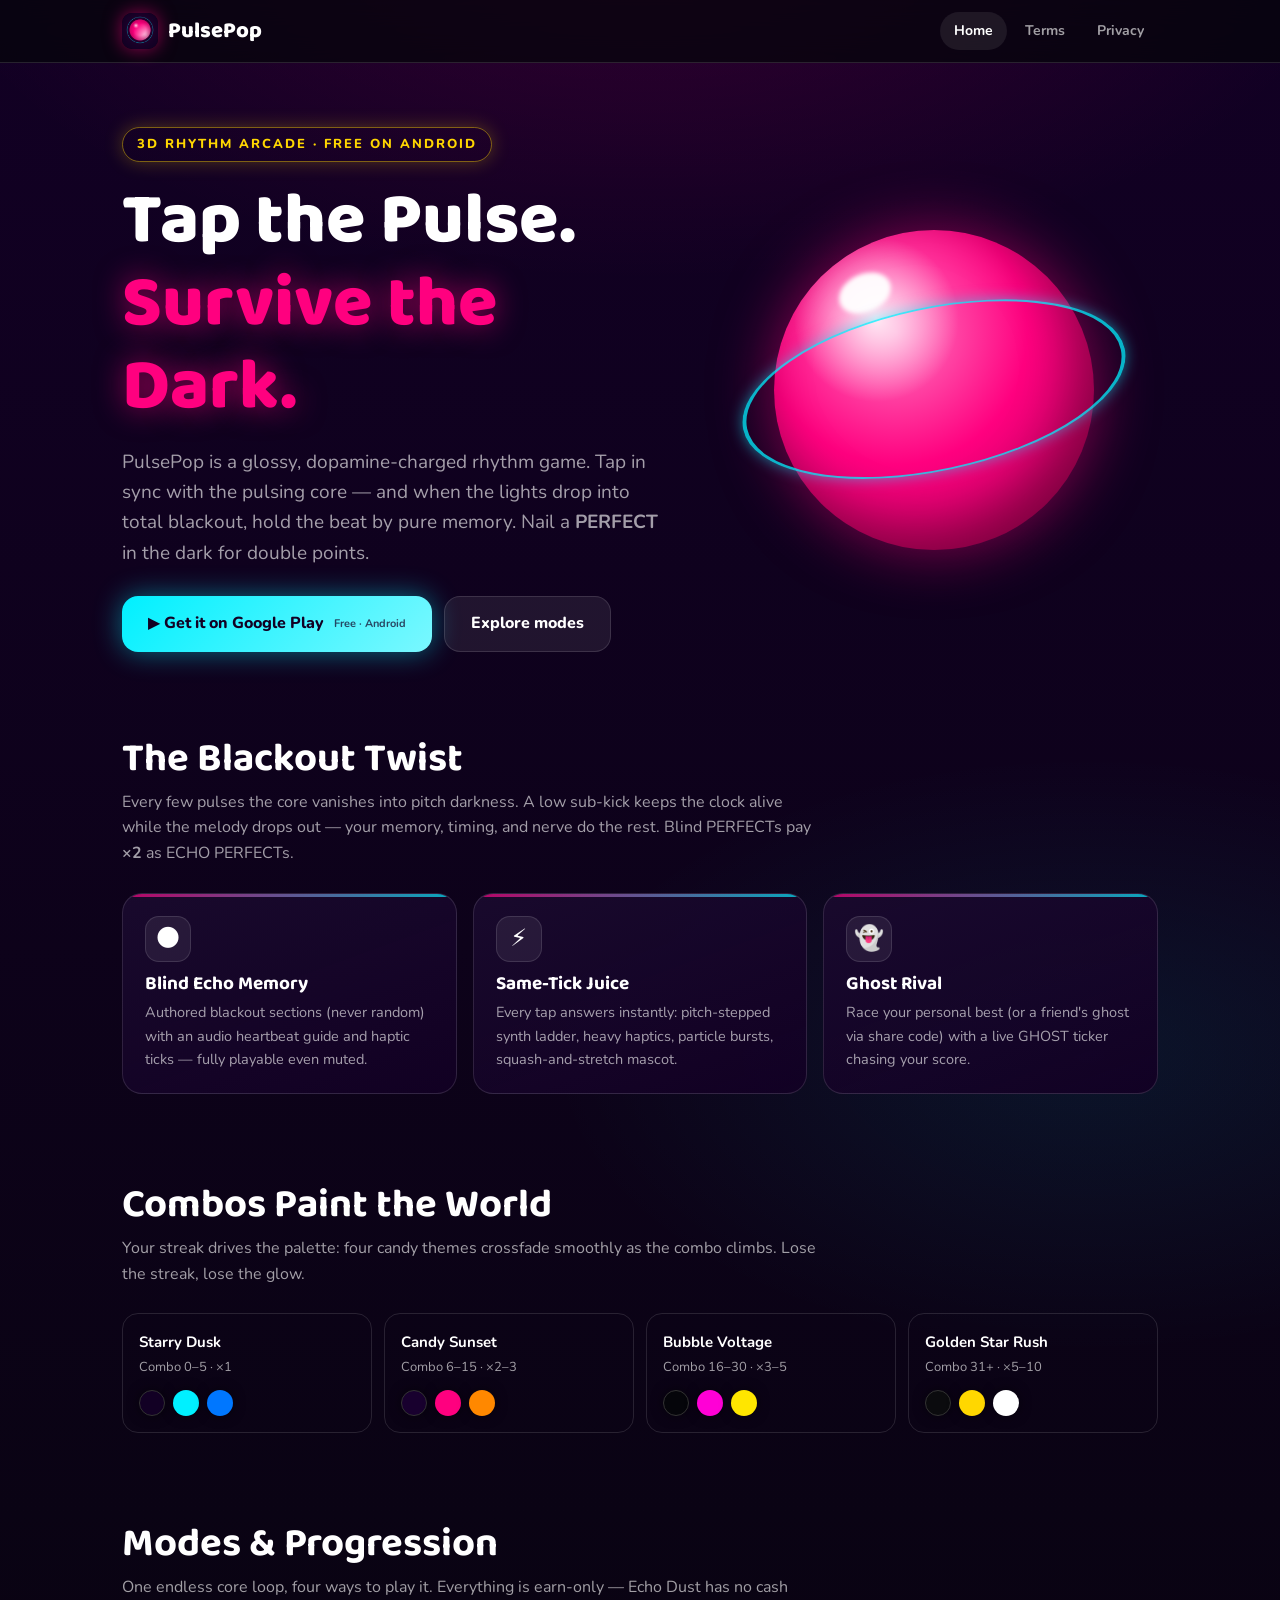
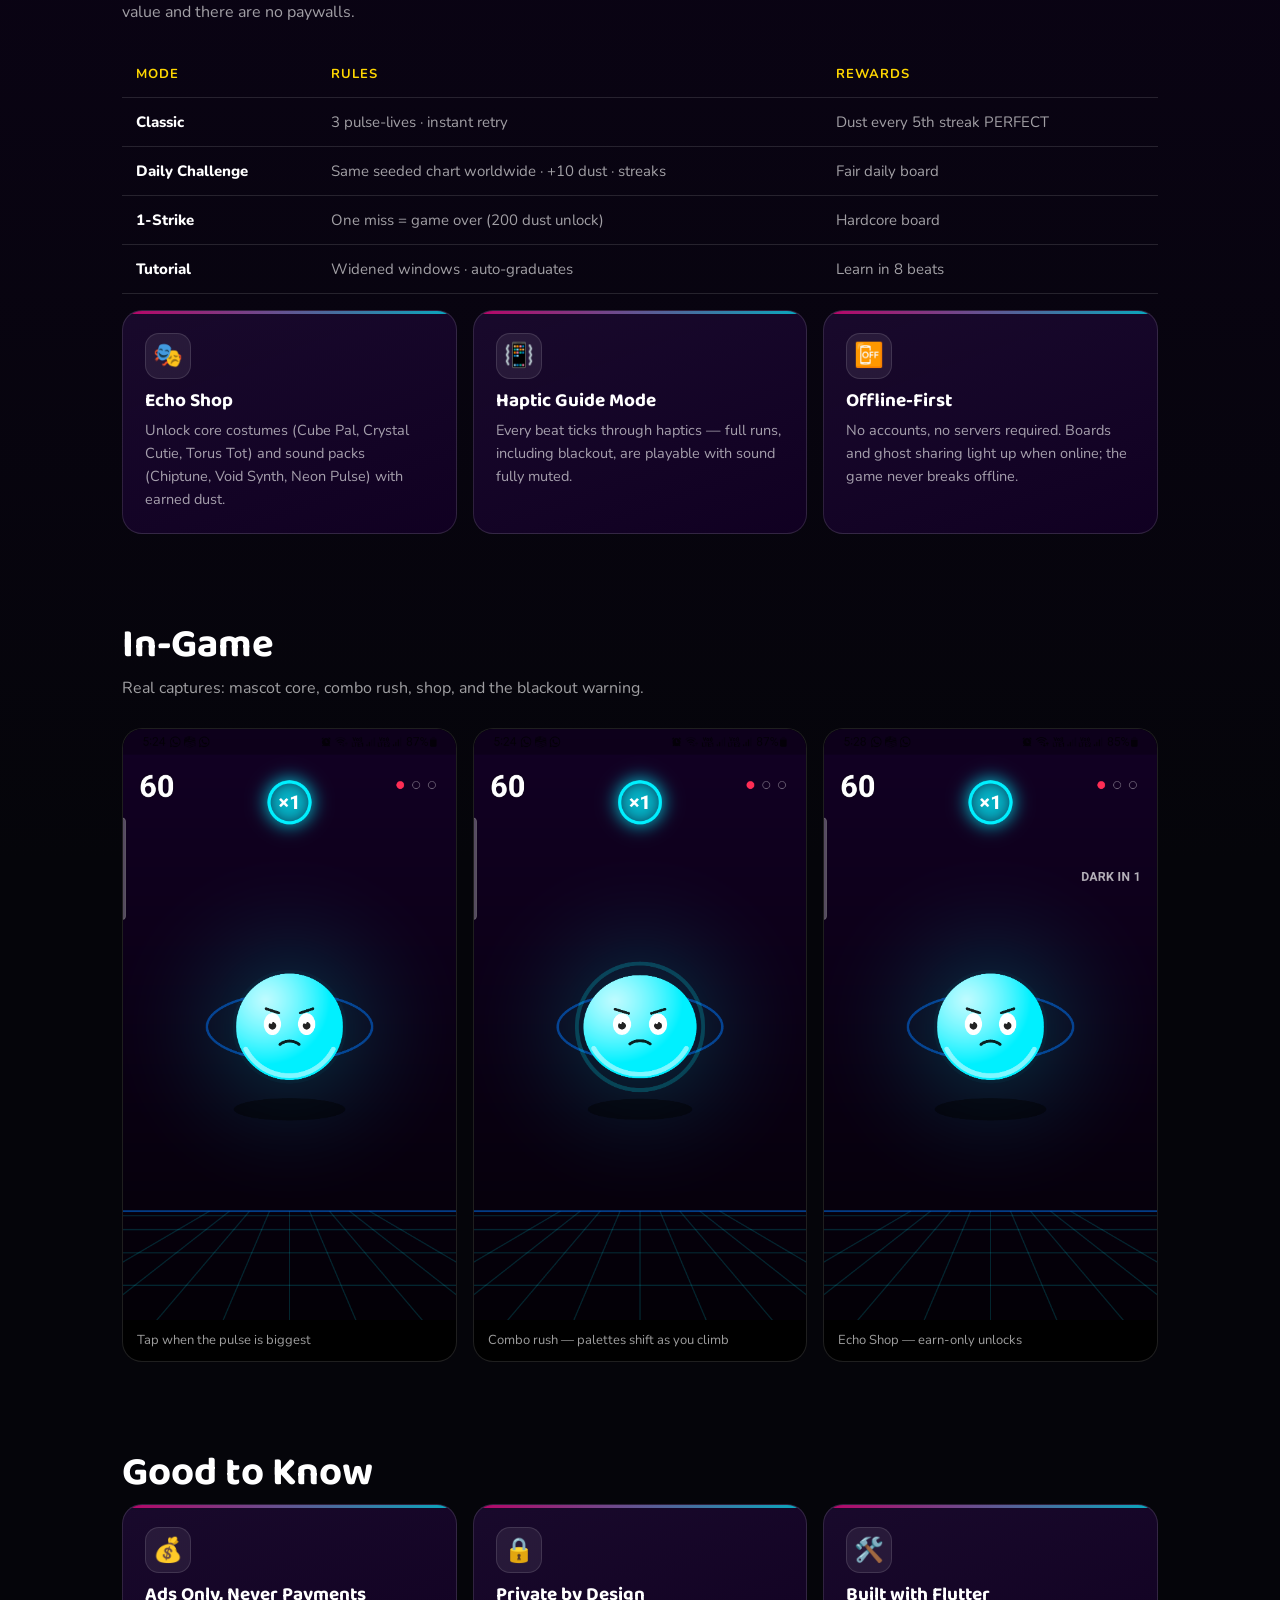
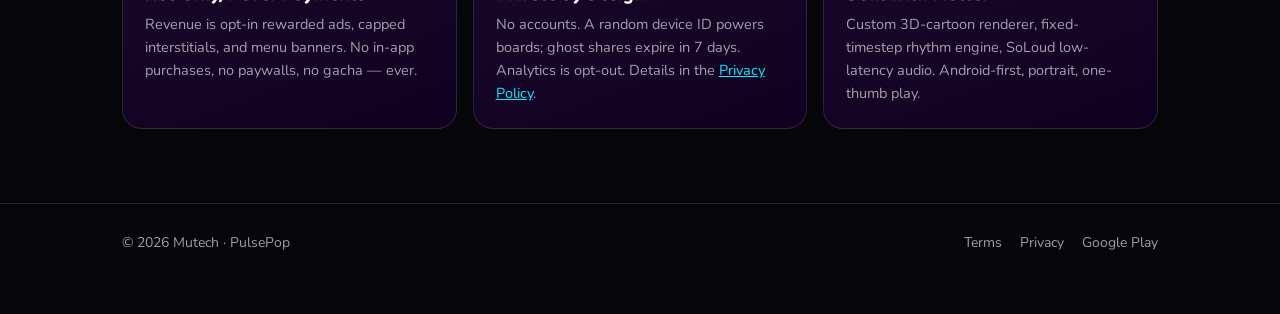
<file: index.html>
<!DOCTYPE html>
<html lang="en">
<head>
  <meta charset="UTF-8">
  <meta name="viewport" content="width=device-width, initial-scale=1.0">
  <title>PulsePop — Tap the Pulse. Survive the Dark.</title>
  <meta name="description" content="PulsePop is a glossy 3D rhythm arcade game: tap in sync with the pulsing core — and when the lights drop, keep the beat by pure memory. Free on Android.">
  <link rel="icon" type="image/png" href="assets/icon.png">
  <link rel="preconnect" href="https://fonts.googleapis.com">
  <link rel="preconnect" href="https://fonts.gstatic.com" crossorigin>
  <link href="https://fonts.googleapis.com/css2?family=Baloo+2:wght@600;700;800&family=Nunito:wght@400;600;700;800&display=swap" rel="stylesheet">
  <link rel="stylesheet" href="styles.css">
</head>
<body>
  <nav class="nav">
    <div class="nav-inner">
      <a class="brand" href="index.html"><img src="assets/icon.png" alt="PulsePop icon">PulsePop</a>
      <div class="nav-links">
        <a href="index.html" class="active">Home</a>
        <a href="terms.html">Terms</a>
        <a href="policy.html">Privacy</a>
      </div>
    </div>
  </nav>

  <div class="wrap">
    <header class="hero">
      <div>
        <span class="kicker">3D RHYTHM ARCADE · FREE ON ANDROID</span>
        <h1>Tap the Pulse.<br><span class="pop">Survive the Dark.</span></h1>
        <p class="lead">PulsePop is a glossy, dopamine-charged rhythm game. Tap in sync with the pulsing core — and when the lights drop into total blackout, hold the beat by pure memory. Nail a <b>PERFECT</b> in the dark for double points.</p>
        <div class="btn-row">
          <a class="btn btn-primary" href="https://play.google.com/store/apps/details?id=io.mutech.pulsepop">▶ Get it on Google Play<small>Free · Android</small></a>
          <a class="btn btn-ghost" href="#modes">Explore modes</a>
        </div>
      </div>
      <div class="orb-stage" aria-hidden="true"><div class="orb"></div></div>
    </header>

    <section id="hook">
      <h2>The Blackout Twist</h2>
      <p class="sub">Every few pulses the core vanishes into pitch darkness. A low sub-kick keeps the clock alive while the melody drops out — your memory, timing, and nerve do the rest. Blind PERFECTs pay <b>×2</b> as ECHO PERFECTs.</p>
      <div class="grid">
        <div class="card"><div class="icon">🌑</div><h3>Blind Echo Memory</h3><p>Authored blackout sections (never random) with an audio heartbeat guide and haptic ticks — fully playable even muted.</p></div>
        <div class="card"><div class="icon">⚡</div><h3>Same-Tick Juice</h3><p>Every tap answers instantly: pitch-stepped synth ladder, heavy haptics, particle bursts, squash-and-stretch mascot.</p></div>
        <div class="card"><div class="icon">👻</div><h3>Ghost Rival</h3><p>Race your personal best (or a friend's ghost via share code) with a live GHOST ticker chasing your score.</p></div>
      </div>
    </section>

    <section id="palettes">
      <h2>Combos Paint the World</h2>
      <p class="sub">Your streak drives the palette: four candy themes crossfade smoothly as the combo climbs. Lose the streak, lose the glow.</p>
      <div class="palette-strip">
        <div class="swatch"><b>Starry Dusk</b><span>Combo 0–5 · ×1</span><div class="dots"><i style="background:#120024;border:1px solid #333"></i><i style="background:#00F0FF"></i><i style="background:#0077FF"></i></div></div>
        <div class="swatch"><b>Candy Sunset</b><span>Combo 6–15 · ×2–3</span><div class="dots"><i style="background:#18002E;border:1px solid #333"></i><i style="background:#FF007F"></i><i style="background:#FF8800"></i></div></div>
        <div class="swatch"><b>Bubble Voltage</b><span>Combo 16–30 · ×3–5</span><div class="dots"><i style="background:#05050A;border:1px solid #333"></i><i style="background:#FF00D6"></i><i style="background:#FFE600"></i></div></div>
        <div class="swatch"><b>Golden Star Rush</b><span>Combo 31+ · ×5–10</span><div class="dots"><i style="background:#0B0B0E;border:1px solid #333"></i><i style="background:#FFD700"></i><i style="background:#FFFFFF"></i></div></div>
      </div>
    </section>

    <section id="modes">
      <h2>Modes &amp; Progression</h2>
      <p class="sub">One endless core loop, four ways to play it. Everything is earn-only — Echo Dust has no cash value and there are no paywalls.</p>
      <table class="modes">
        <tr><th>MODE</th><th>RULES</th><th>REWARDS</th></tr>
        <tr><td>Classic</td><td>3 pulse-lives · instant retry</td><td>Dust every 5th streak PERFECT</td></tr>
        <tr><td>Daily Challenge</td><td>Same seeded chart worldwide · +10 dust · streaks</td><td>Fair daily board</td></tr>
        <tr><td>1-Strike</td><td>One miss = game over (200 dust unlock)</td><td>Hardcore board</td></tr>
        <tr><td>Tutorial</td><td>Widened windows · auto-graduates</td><td>Learn in 8 beats</td></tr>
      </table>
      <div class="grid" style="margin-top:16px">
        <div class="card"><div class="icon">🎭</div><h3>Echo Shop</h3><p>Unlock core costumes (Cube Pal, Crystal Cutie, Torus Tot) and sound packs (Chiptune, Void Synth, Neon Pulse) with earned dust.</p></div>
        <div class="card"><div class="icon">📳</div><h3>Haptic Guide Mode</h3><p>Every beat ticks through haptics — full runs, including blackout, are playable with sound fully muted.</p></div>
        <div class="card"><div class="icon">📴</div><h3>Offline-First</h3><p>No accounts, no servers required. Boards and ghost sharing light up when online; the game never breaks offline.</p></div>
      </div>
    </section>

    <section id="shots">
      <h2>In-Game</h2>
      <p class="sub">Real captures: mascot core, combo rush, shop, and the blackout warning.</p>
      <div class="shots">
        <figure><img src="assets/shot_gameplay_1.png" alt="PulsePop gameplay — pulsing core"><figcaption>Tap when the pulse is biggest</figcaption></figure>
        <figure><img src="assets/shot_gameplay_2.png" alt="PulsePop combo rush"><figcaption>Combo rush — palettes shift as you climb</figcaption></figure>
        <figure><img src="assets/shot_shop.png" alt="PulsePop Echo Shop"><figcaption>Echo Shop — earn-only unlocks</figcaption></figure>
      </div>
    </section>

    <section id="facts">
      <h2>Good to Know</h2>
      <div class="grid">
        <div class="card"><div class="icon">💰</div><h3>Ads Only, Never Payments</h3><p>Revenue is opt-in rewarded ads, capped interstitials, and menu banners. No in-app purchases, no paywalls, no gacha — ever.</p></div>
        <div class="card"><div class="icon">🔒</div><h3>Private by Design</h3><p>No accounts. A random device ID powers boards; ghost shares expire in 7 days. Analytics is opt-out. Details in the <a href="policy.html">Privacy Policy</a>.</p></div>
        <div class="card"><div class="icon">🛠️</div><h3>Built with Flutter</h3><p>Custom 3D-cartoon renderer, fixed-timestep rhythm engine, SoLoud low-latency audio. Android-first, portrait, one-thumb play.</p></div>
      </div>
    </section>
  </div>

  <footer>
    <div class="wrap">
      <span>© 2026 Mutech · PulsePop</span>
      <span class="spacer"></span>
      <a href="terms.html">Terms</a>
      <a href="policy.html">Privacy</a>
      <a href="https://play.google.com/store/apps/details?id=io.mutech.pulsepop">Google Play</a>
    </div>
  </footer>
</body>
</html>
</file>
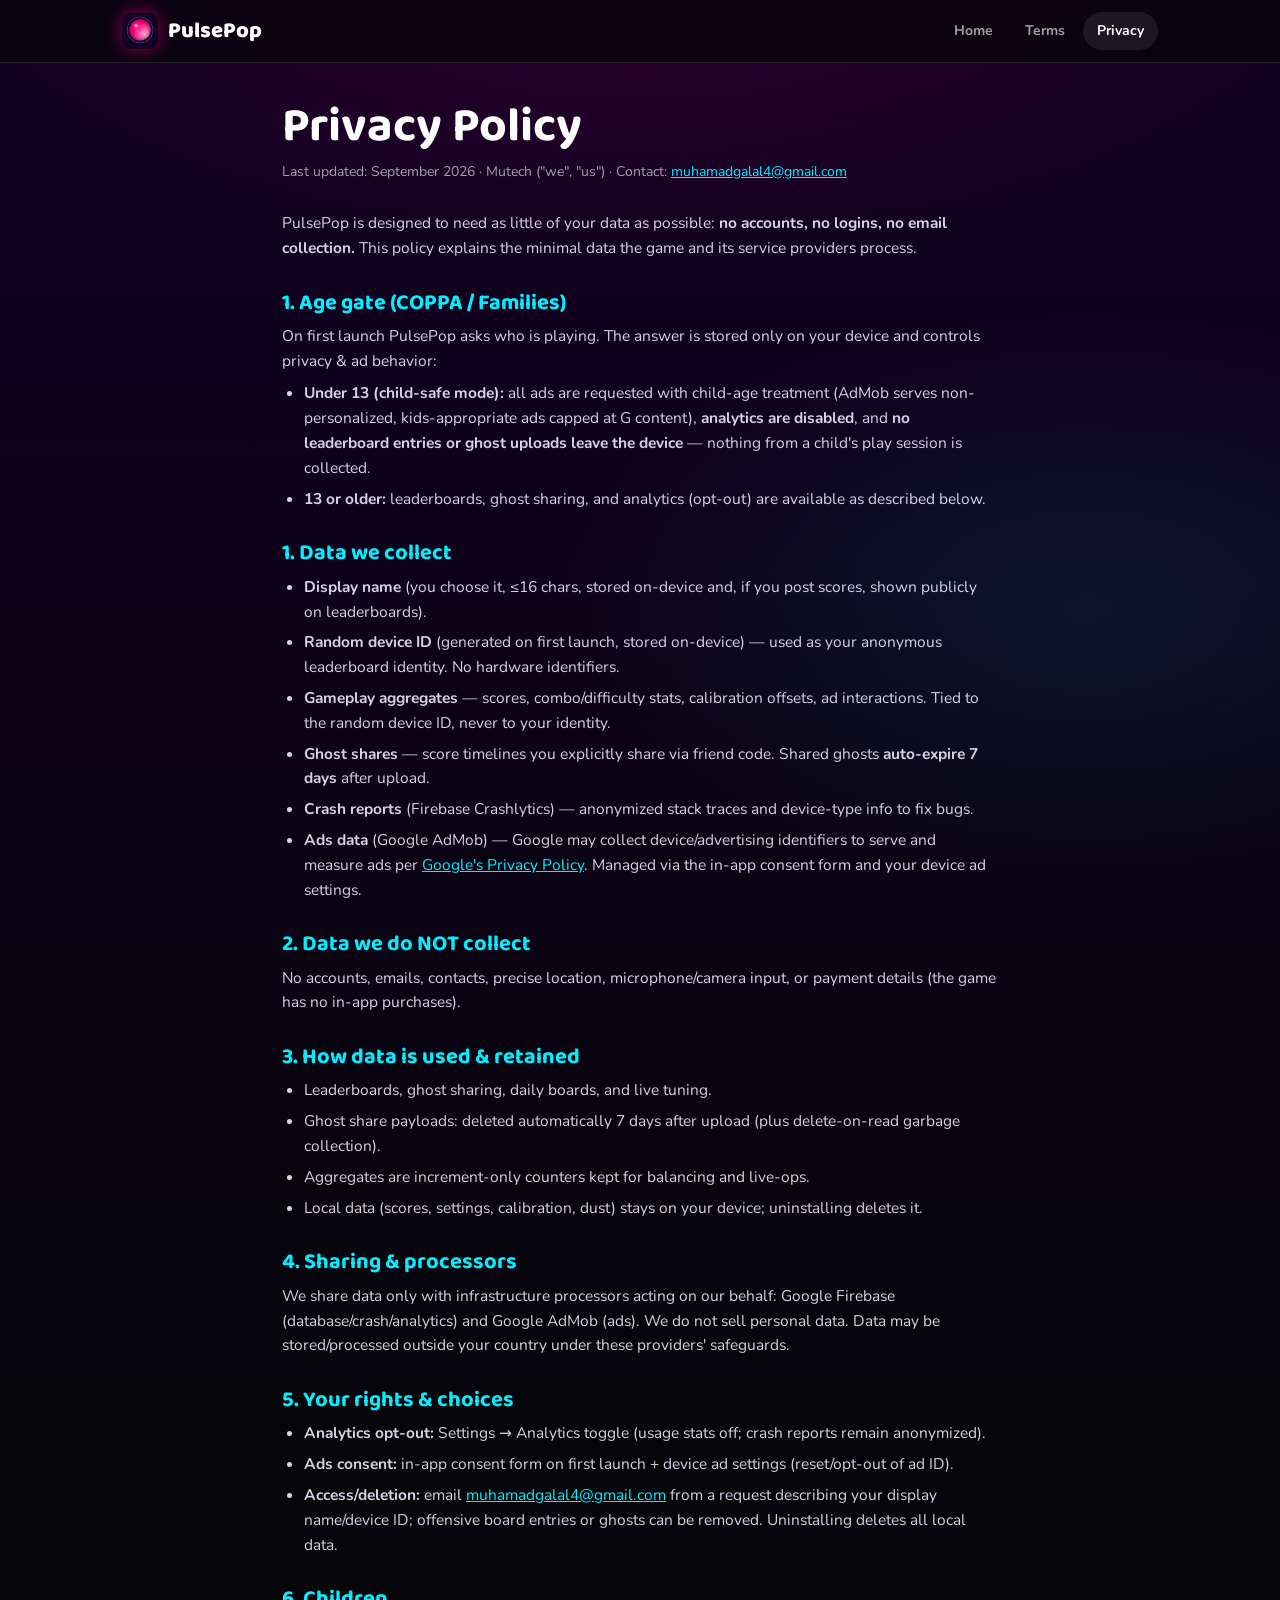
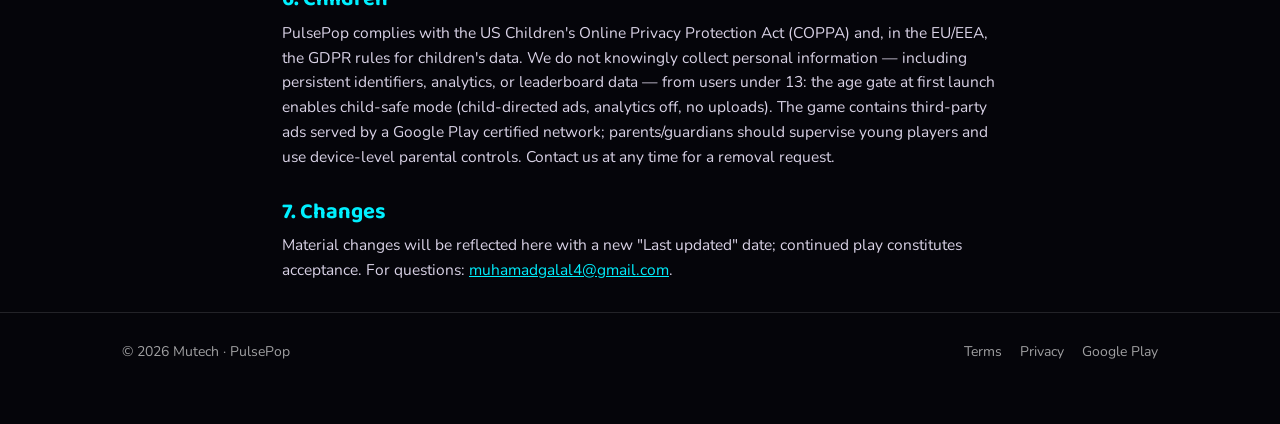
<file: policy.html>
<!DOCTYPE html>
<html lang="en">
<head>
  <meta charset="UTF-8">
  <meta name="viewport" content="width=device-width, initial-scale=1.0">
  <title>Privacy Policy — PulsePop</title>
  <meta name="description" content="PulsePop Privacy Policy: what minimal data is collected (display name, device ID, crash/analytics, ads) and your rights.">
  <link rel="icon" type="image/png" href="assets/icon.png">
  <link rel="preconnect" href="https://fonts.googleapis.com">
  <link rel="preconnect" href="https://fonts.gstatic.com" crossorigin>
  <link href="https://fonts.googleapis.com/css2?family=Baloo+2:wght@600;700;800&family=Nunito:wght@400;600;700;800&display=swap" rel="stylesheet">
  <link rel="stylesheet" href="styles.css">
</head>
<body>
  <nav class="nav">
    <div class="nav-inner">
      <a class="brand" href="index.html"><img src="assets/icon.png" alt="PulsePop icon">PulsePop</a>
      <div class="nav-links">
        <a href="index.html">Home</a>
        <a href="terms.html">Terms</a>
        <a href="policy.html" class="active">Privacy</a>
      </div>
    </div>
  </nav>

  <div class="wrap legal">
    <h1>Privacy Policy</h1>
    <p class="updated">Last updated: September 2026 · Mutech ("we", "us") · Contact: <a href="mailto:muhamadgalal4@gmail.com">muhamadgalal4@gmail.com</a></p>

    <p>PulsePop is designed to need as little of your data as possible: <b>no accounts, no logins, no email collection.</b> This policy explains the minimal data the game and its service providers process.</p>

    <h2>1. Age gate (COPPA / Families)</h2>
    <p>On first launch PulsePop asks who is playing. The answer is stored only on your device and controls privacy &amp; ad behavior:</p>
    <ul>
      <li><b>Under 13 (child-safe mode):</b> all ads are requested with child-age treatment (AdMob serves non-personalized, kids-appropriate ads capped at G content), <b>analytics are disabled</b>, and <b>no leaderboard entries or ghost uploads leave the device</b> — nothing from a child's play session is collected.</li>
      <li><b>13 or older:</b> leaderboards, ghost sharing, and analytics (opt-out) are available as described below.</li>
    </ul>

    <h2>1. Data we collect</h2>
    <ul>
      <li><b>Display name</b> (you choose it, ≤16 chars, stored on-device and, if you post scores, shown publicly on leaderboards).</li>
      <li><b>Random device ID</b> (generated on first launch, stored on-device) — used as your anonymous leaderboard identity. No hardware identifiers.</li>
      <li><b>Gameplay aggregates</b> — scores, combo/difficulty stats, calibration offsets, ad interactions. Tied to the random device ID, never to your identity.</li>
      <li><b>Ghost shares</b> — score timelines you explicitly share via friend code. Shared ghosts <b>auto-expire 7 days</b> after upload.</li>
      <li><b>Crash reports</b> (Firebase Crashlytics) — anonymized stack traces and device-type info to fix bugs.</li>
      <li><b>Ads data</b> (Google AdMob) — Google may collect device/advertising identifiers to serve and measure ads per <a href="https://policies.google.com/privacy">Google's Privacy Policy</a>. Managed via the in-app consent form and your device ad settings.</li>
    </ul>

    <h2>2. Data we do NOT collect</h2>
    <p>No accounts, emails, contacts, precise location, microphone/camera input, or payment details (the game has no in-app purchases).</p>

    <h2>3. How data is used &amp; retained</h2>
    <ul>
      <li>Leaderboards, ghost sharing, daily boards, and live tuning.</li>
      <li>Ghost share payloads: deleted automatically 7 days after upload (plus delete-on-read garbage collection).</li>
      <li>Aggregates are increment-only counters kept for balancing and live-ops.</li>
      <li>Local data (scores, settings, calibration, dust) stays on your device; uninstalling deletes it.</li>
    </ul>

    <h2>4. Sharing &amp; processors</h2>
    <p>We share data only with infrastructure processors acting on our behalf: Google Firebase (database/crash/analytics) and Google AdMob (ads). We do not sell personal data. Data may be stored/processed outside your country under these providers' safeguards.</p>

    <h2>5. Your rights &amp; choices</h2>
    <ul>
      <li><b>Analytics opt-out:</b> Settings → Analytics toggle (usage stats off; crash reports remain anonymized).</li>
      <li><b>Ads consent:</b> in-app consent form on first launch + device ad settings (reset/opt-out of ad ID).</li>
      <li><b>Access/deletion:</b> email <a href="mailto:muhamadgalal4@gmail.com">muhamadgalal4@gmail.com</a> from a request describing your display name/device ID; offensive board entries or ghosts can be removed. Uninstalling deletes all local data.</li>
    </ul>

    <h2>6. Children</h2>
    <p>PulsePop complies with the US Children's Online Privacy Protection Act (COPPA) and, in the EU/EEA, the GDPR rules for children's data. We do not knowingly collect personal information — including persistent identifiers, analytics, or leaderboard data — from users under 13: the age gate at first launch enables child-safe mode (child-directed ads, analytics off, no uploads). The game contains third-party ads served by a Google Play certified network; parents/guardians should supervise young players and use device-level parental controls. Contact us at any time for a removal request.</p>

    <h2>7. Changes</h2>
    <p>Material changes will be reflected here with a new "Last updated" date; continued play constitutes acceptance. For questions: <a href="mailto:muhamadgalal4@gmail.com">muhamadgalal4@gmail.com</a>.</p>
  </div>

  <footer>
    <div class="wrap">
      <span>© 2026 Mutech · PulsePop</span>
      <span class="spacer"></span>
      <a href="terms.html">Terms</a>
      <a href="policy.html">Privacy</a>
      <a href="https://play.google.com/store/apps/details?id=io.mutech.pulsepop">Google Play</a>
    </div>
  </footer>
</body>
</html>
</file>
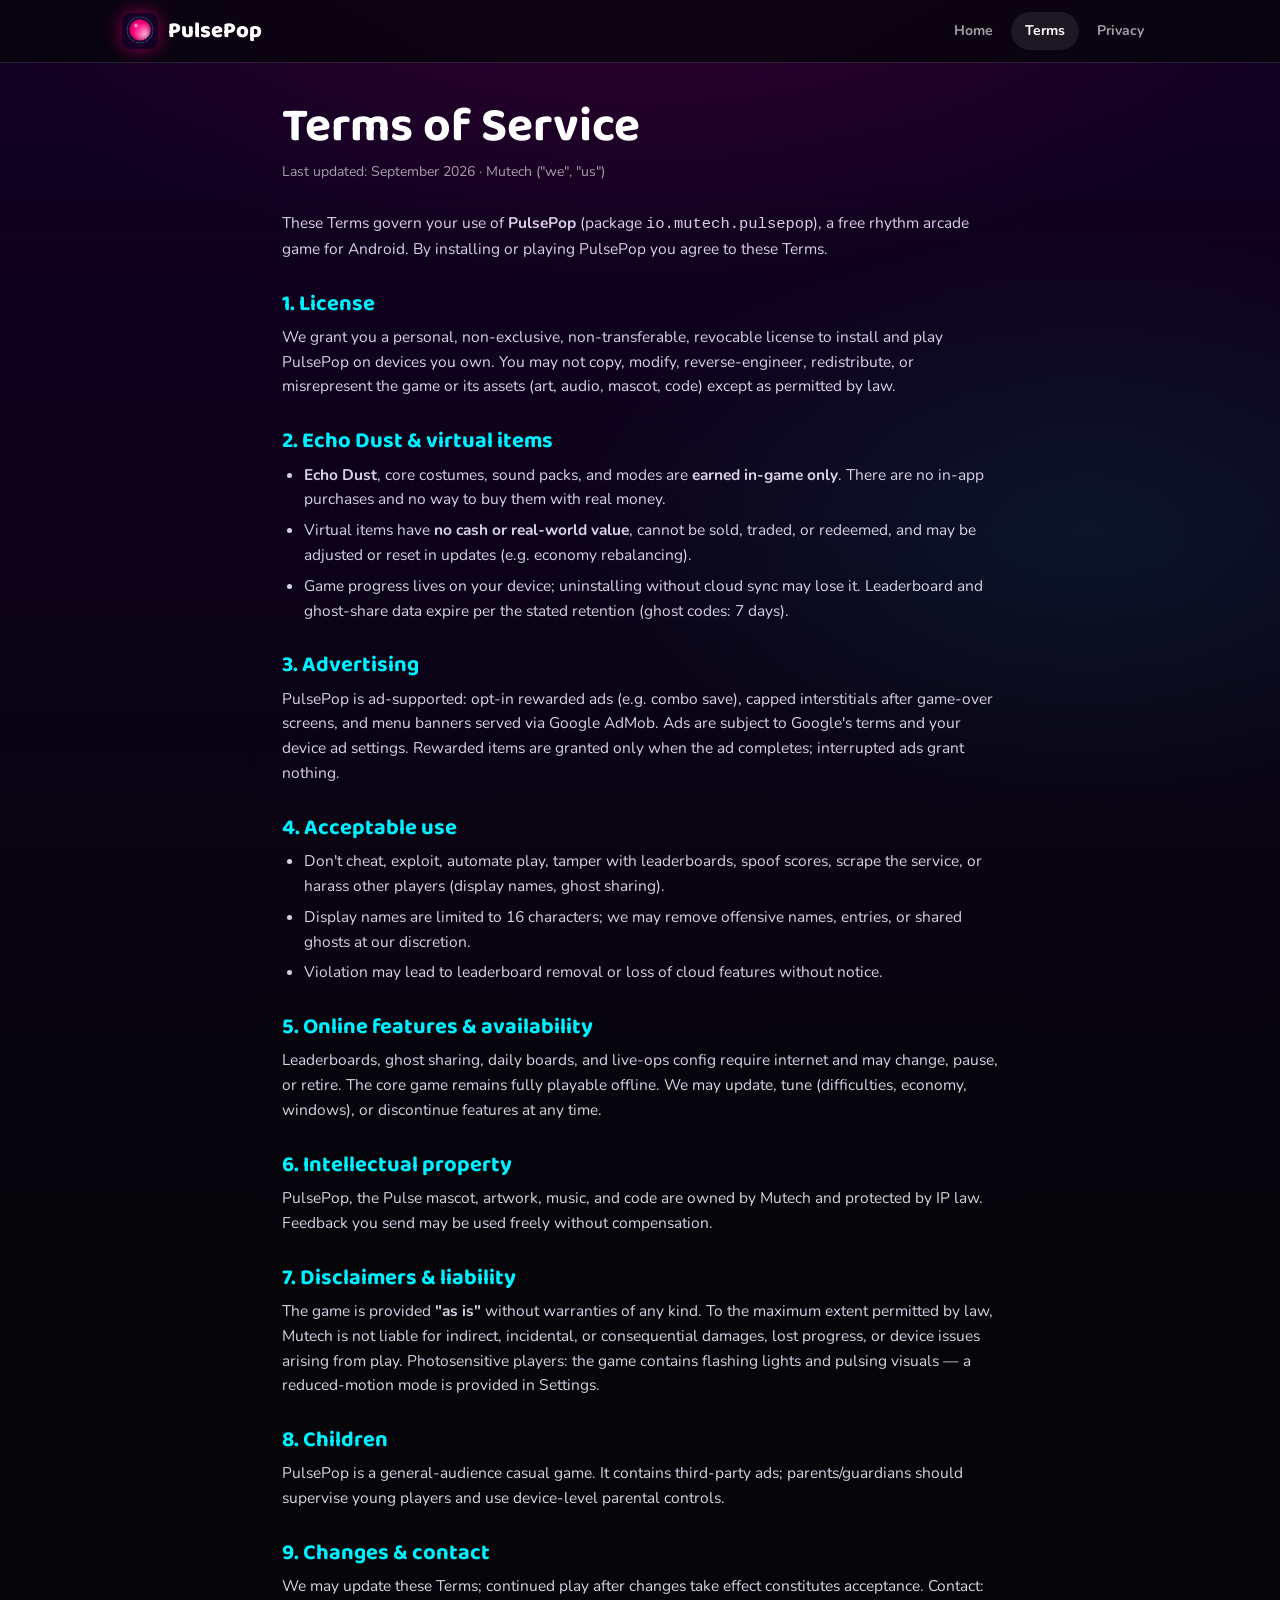
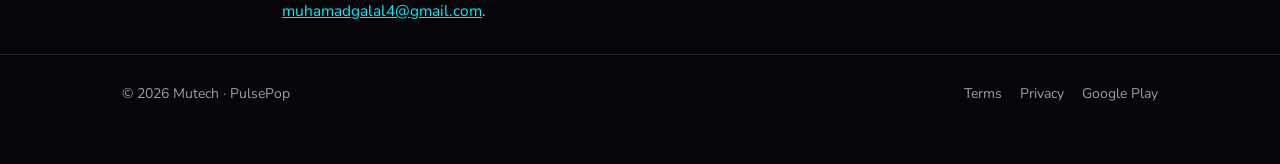
<file: terms.html>
<!DOCTYPE html>
<html lang="en">
<head>
  <meta charset="UTF-8">
  <meta name="viewport" content="width=device-width, initial-scale=1.0">
  <title>Terms of Service — PulsePop</title>
  <meta name="description" content="PulsePop Terms of Service: license, virtual currency, ads, acceptable use, and IP.">
  <link rel="icon" type="image/png" href="assets/icon.png">
  <link rel="preconnect" href="https://fonts.googleapis.com">
  <link rel="preconnect" href="https://fonts.gstatic.com" crossorigin>
  <link href="https://fonts.googleapis.com/css2?family=Baloo+2:wght@600;700;800&family=Nunito:wght@400;600;700;800&display=swap" rel="stylesheet">
  <link rel="stylesheet" href="styles.css">
</head>
<body>
  <nav class="nav">
    <div class="nav-inner">
      <a class="brand" href="index.html"><img src="assets/icon.png" alt="PulsePop icon">PulsePop</a>
      <div class="nav-links">
        <a href="index.html">Home</a>
        <a href="terms.html" class="active">Terms</a>
        <a href="policy.html">Privacy</a>
      </div>
    </div>
  </nav>

  <div class="wrap legal">
    <h1>Terms of Service</h1>
    <p class="updated">Last updated: September 2026 · Mutech ("we", "us")</p>

    <p>These Terms govern your use of <b>PulsePop</b> (package <code>io.mutech.pulsepop</code>), a free rhythm arcade game for Android. By installing or playing PulsePop you agree to these Terms.</p>

    <h2>1. License</h2>
    <p>We grant you a personal, non-exclusive, non-transferable, revocable license to install and play PulsePop on devices you own. You may not copy, modify, reverse-engineer, redistribute, or misrepresent the game or its assets (art, audio, mascot, code) except as permitted by law.</p>

    <h2>2. Echo Dust &amp; virtual items</h2>
    <ul>
      <li><b>Echo Dust</b>, core costumes, sound packs, and modes are <b>earned in-game only</b>. There are no in-app purchases and no way to buy them with real money.</li>
      <li>Virtual items have <b>no cash or real-world value</b>, cannot be sold, traded, or redeemed, and may be adjusted or reset in updates (e.g. economy rebalancing).</li>
      <li>Game progress lives on your device; uninstalling without cloud sync may lose it. Leaderboard and ghost-share data expire per the stated retention (ghost codes: 7 days).</li>
    </ul>

    <h2>3. Advertising</h2>
    <p>PulsePop is ad-supported: opt-in rewarded ads (e.g. combo save), capped interstitials after game-over screens, and menu banners served via Google AdMob. Ads are subject to Google's terms and your device ad settings. Rewarded items are granted only when the ad completes; interrupted ads grant nothing.</p>

    <h2>4. Acceptable use</h2>
    <ul>
      <li>Don't cheat, exploit, automate play, tamper with leaderboards, spoof scores, scrape the service, or harass other players (display names, ghost sharing).</li>
      <li>Display names are limited to 16 characters; we may remove offensive names, entries, or shared ghosts at our discretion.</li>
      <li>Violation may lead to leaderboard removal or loss of cloud features without notice.</li>
    </ul>

    <h2>5. Online features &amp; availability</h2>
    <p>Leaderboards, ghost sharing, daily boards, and live-ops config require internet and may change, pause, or retire. The core game remains fully playable offline. We may update, tune (difficulties, economy, windows), or discontinue features at any time.</p>

    <h2>6. Intellectual property</h2>
    <p>PulsePop, the Pulse mascot, artwork, music, and code are owned by Mutech and protected by IP law. Feedback you send may be used freely without compensation.</p>

    <h2>7. Disclaimers &amp; liability</h2>
    <p>The game is provided <b>"as is"</b> without warranties of any kind. To the maximum extent permitted by law, Mutech is not liable for indirect, incidental, or consequential damages, lost progress, or device issues arising from play. Photosensitive players: the game contains flashing lights and pulsing visuals — a reduced-motion mode is provided in Settings.</p>

    <h2>8. Children</h2>
    <p>PulsePop is a general-audience casual game. It contains third-party ads; parents/guardians should supervise young players and use device-level parental controls.</p>

    <h2>9. Changes &amp; contact</h2>
    <p>We may update these Terms; continued play after changes take effect constitutes acceptance. Contact: <a href="mailto:muhamadgalal4@gmail.com">muhamadgalal4@gmail.com</a>.</p>
  </div>

  <footer>
    <div class="wrap">
      <span>© 2026 Mutech · PulsePop</span>
      <span class="spacer"></span>
      <a href="terms.html">Terms</a>
      <a href="policy.html">Privacy</a>
      <a href="https://play.google.com/store/apps/details?id=io.mutech.pulsepop">Google Play</a>
    </div>
  </footer>
</body>
</html>
</file>
<file: styles.css>
/* PulsePop site — mirrors the game: deep candy void, neon accents,
   glossy Disney-style orb, rounded friendly type. */
:root {
  --bg0: #05050a;
  --bg1: #120024;
  --bg2: #18002e;
  --card: #1a0a2e;
  --cyan: #00f0ff;
  --pink: #ff007f;
  --gold: #ffd700;
  --violet: #9b6bff;
  --white: #ffffff;
  --muted: rgba(255, 255, 255, 0.62);
  --faint: rgba(255, 255, 255, 0.12);
  --danger: #ff2d55;
  --radius: 20px;
}

* { box-sizing: border-box; margin: 0; padding: 0; }

body {
  font-family: 'Nunito', system-ui, -apple-system, 'Segoe UI', sans-serif;
  color: var(--white);
  background:
    radial-gradient(1200px 600px at 50% -80px, rgba(255, 0, 127, 0.14), transparent 60%),
    radial-gradient(900px 500px at 85% 30%, rgba(0, 240, 255, 0.08), transparent 60%),
    linear-gradient(var(--bg1), var(--bg0) 70%);
  min-height: 100vh;
  line-height: 1.6;
}

h1, h2, h3, .display {
  font-family: 'Baloo 2', 'Nunito', system-ui, sans-serif;
  line-height: 1.15;
}

a { color: var(--cyan); }

.wrap { max-width: 1080px; margin: 0 auto; padding: 0 22px; }

/* ── Nav ─────────────────────────────────────────────── */
.nav {
  position: sticky; top: 0; z-index: 50;
  backdrop-filter: blur(14px);
  background: rgba(5, 5, 10, 0.72);
  border-bottom: 1px solid var(--faint);
}
.nav-inner {
  display: flex; align-items: center; gap: 14px;
  max-width: 1080px; margin: 0 auto; padding: 12px 22px;
}
.brand { display: flex; align-items: center; gap: 10px; text-decoration: none; color: var(--white); font-family: 'Baloo 2', sans-serif; font-weight: 800; font-size: 22px; }
.brand img { width: 36px; height: 36px; border-radius: 10px; box-shadow: 0 0 18px rgba(255, 0, 127, 0.55); }
.nav-links { margin-inline-start: auto; display: flex; gap: 4px; }
.nav-links a {
  color: var(--muted); text-decoration: none; font-weight: 700; font-size: 14px;
  padding: 8px 14px; border-radius: 999px;
}
.nav-links a:hover, .nav-links a.active { color: var(--white); background: rgba(255, 255, 255, 0.08); }

/* ── Hero ────────────────────────────────────────────── */
.hero {
  display: grid; grid-template-columns: 1.1fr 0.9fr; gap: 40px;
  align-items: center; padding: 64px 0 40px;
}
@media (max-width: 820px) { .hero { grid-template-columns: 1fr; text-align: center; } }
.kicker {
  display: inline-block; font-size: 13px; font-weight: 800; letter-spacing: 2px;
  color: var(--gold); border: 1px solid rgba(255, 215, 0, 0.45);
  padding: 6px 14px; border-radius: 999px; margin-bottom: 18px;
  box-shadow: 0 0 18px rgba(255, 215, 0, 0.25);
}
.hero h1 { font-size: clamp(42px, 6vw, 72px); font-weight: 800; }
.hero h1 .pop { color: var(--pink); text-shadow: 0 0 30px rgba(255, 0, 127, 0.6); }
.hero p.lead { color: var(--muted); font-size: 19px; margin: 18px 0 28px; max-width: 34em; }
@media (max-width: 820px) { .hero p.lead { margin-inline: auto; } }

.btn-row { display: flex; gap: 12px; flex-wrap: wrap; }
@media (max-width: 820px) { .btn-row { justify-content: center; } }
.btn {
  display: inline-flex; align-items: center; gap: 10px;
  font-weight: 800; font-size: 16px; text-decoration: none;
  padding: 14px 26px; border-radius: 16px; border: 0; cursor: pointer;
}
.btn-primary {
  color: #120024; background: linear-gradient(135deg, var(--cyan), #7af8ff);
  box-shadow: 0 0 28px rgba(0, 240, 255, 0.45);
}
.btn-ghost {
  color: var(--white); background: rgba(255, 255, 255, 0.08);
  border: 1px solid var(--faint);
}
.btn small { display: block; font-size: 11px; font-weight: 700; opacity: 0.7; }

/* CSS glossy mascot orb (mirrors the in-game core) */
.orb-stage { display: flex; justify-content: center; padding: 20px 0; }
.orb {
  width: min(320px, 70vw); aspect-ratio: 1; border-radius: 50%;
  position: relative;
  background:
    radial-gradient(circle at 32% 28%, rgba(255, 255, 255, 0.85) 0%, rgba(255, 255, 255, 0) 26%),
    radial-gradient(circle at 38% 32%, #ff7ac1 0%, var(--pink) 45%, #a30052 100%);
  box-shadow:
    0 0 60px rgba(255, 0, 127, 0.5),
    inset -18px -22px 50px rgba(0, 0, 0, 0.35);
  animation: pulse 1.625s ease-in-out infinite;
}
@keyframes pulse {
  0%, 100% { transform: scale(1); }
  8% { transform: scale(1.12); }
  24% { transform: scale(1); }
}
.orb::before { /* specular glint */
  content: ''; position: absolute; left: 20%; top: 14%;
  width: 17%; height: 12%; border-radius: 50%;
  background: rgba(255, 255, 255, 0.95); filter: blur(2px);
  transform: rotate(-24deg);
}
.orb::after { /* orbit ring */
  content: ''; position: absolute; inset: -11%;
  border: 4px solid rgba(0, 240, 255, 0.75); border-radius: 50%;
  transform: rotate(-12deg) scaleY(0.42);
  box-shadow: 0 0 22px rgba(0, 240, 255, 0.5);
}

/* ── Sections / cards ────────────────────────────────── */
section { padding: 44px 0; }
section h2 { font-size: clamp(28px, 4vw, 40px); margin-bottom: 8px; }
section .sub { color: var(--muted); margin-bottom: 26px; max-width: 44em; }
.grid { display: grid; grid-template-columns: repeat(auto-fit, minmax(240px, 1fr)); gap: 16px; }
.card {
  background: linear-gradient(160deg, rgba(26, 10, 46, 0.95), rgba(18, 0, 36, 0.9));
  border: 1px solid var(--faint); border-radius: var(--radius);
  padding: 22px; position: relative; overflow: hidden;
}
.card::before {
  content: ''; position: absolute; inset: 0 0 auto 0; height: 3px;
  background: linear-gradient(90deg, var(--pink), var(--cyan));
  opacity: 0.7;
}
.card h3 { font-size: 19px; margin: 12px 0 6px; }
.card p { color: var(--muted); font-size: 14.5px; }
.card .icon {
  width: 46px; height: 46px; border-radius: 14px;
  display: grid; place-items: center; font-size: 24px;
  background: rgba(255, 255, 255, 0.07);
  border: 1px solid var(--faint);
}

/* Palette strip (combo tiers from the game) */
.palette-strip { display: grid; grid-template-columns: repeat(auto-fit, minmax(200px, 1fr)); gap: 12px; margin-top: 18px; }
.swatch { border-radius: 16px; padding: 16px; border: 1px solid var(--faint); }
.swatch b { display: block; font-size: 15px; }
.swatch span { font-size: 13px; color: var(--muted); }
.swatch .dots { display: flex; gap: 8px; margin-top: 10px; }
.swatch .dots i { width: 26px; height: 26px; border-radius: 50%; display: block; box-shadow: 0 0 12px rgba(0,0,0,.5); }

/* Shots */
.shots { display: grid; grid-template-columns: repeat(auto-fit, minmax(220px, 1fr)); gap: 16px; }
.shots figure {
  border-radius: var(--radius); overflow: hidden;
  border: 1px solid var(--faint); background: #000;
}
.shots img { width: 100%; display: block; aspect-ratio: 9 / 16; object-fit: cover; object-position: top; }
.shots figcaption { padding: 10px 14px; font-size: 13px; color: var(--muted); }

/* Modes table */
.modes { width: 100%; border-collapse: collapse; font-size: 15px; }
.modes th, .modes td { text-align: start; padding: 12px 14px; border-bottom: 1px solid var(--faint); }
.modes th { color: var(--gold); font-size: 13px; letter-spacing: 1px; }
.modes td:first-child { font-weight: 800; white-space: nowrap; }
.modes tr td { color: var(--muted); }
.modes tr td:first-child { color: var(--white); }

/* Legal pages */
.legal { max-width: 760px; }
.legal h1 { font-size: clamp(32px, 5vw, 48px); margin: 36px 0 6px; }
.legal .updated { color: var(--muted); font-size: 14px; margin-bottom: 28px; }
.legal h2 { font-size: 22px; margin: 30px 0 8px; color: var(--cyan); }
.legal p, .legal li { color: #d9d2e6; font-size: 15.5px; }
.legal ul { padding-inline-start: 22px; margin: 8px 0; }
.legal li { margin-bottom: 6px; }
.legal a { color: var(--cyan); }

/* Footer */
footer { border-top: 1px solid var(--faint); margin-top: 30px; padding: 28px 0 60px; color: var(--muted); font-size: 14px; }
footer .wrap { display: flex; gap: 18px; flex-wrap: wrap; align-items: center; }
footer .spacer { flex: 1; }
footer a { color: var(--muted); text-decoration: none; }
footer a:hover { color: var(--white); }
</file>
